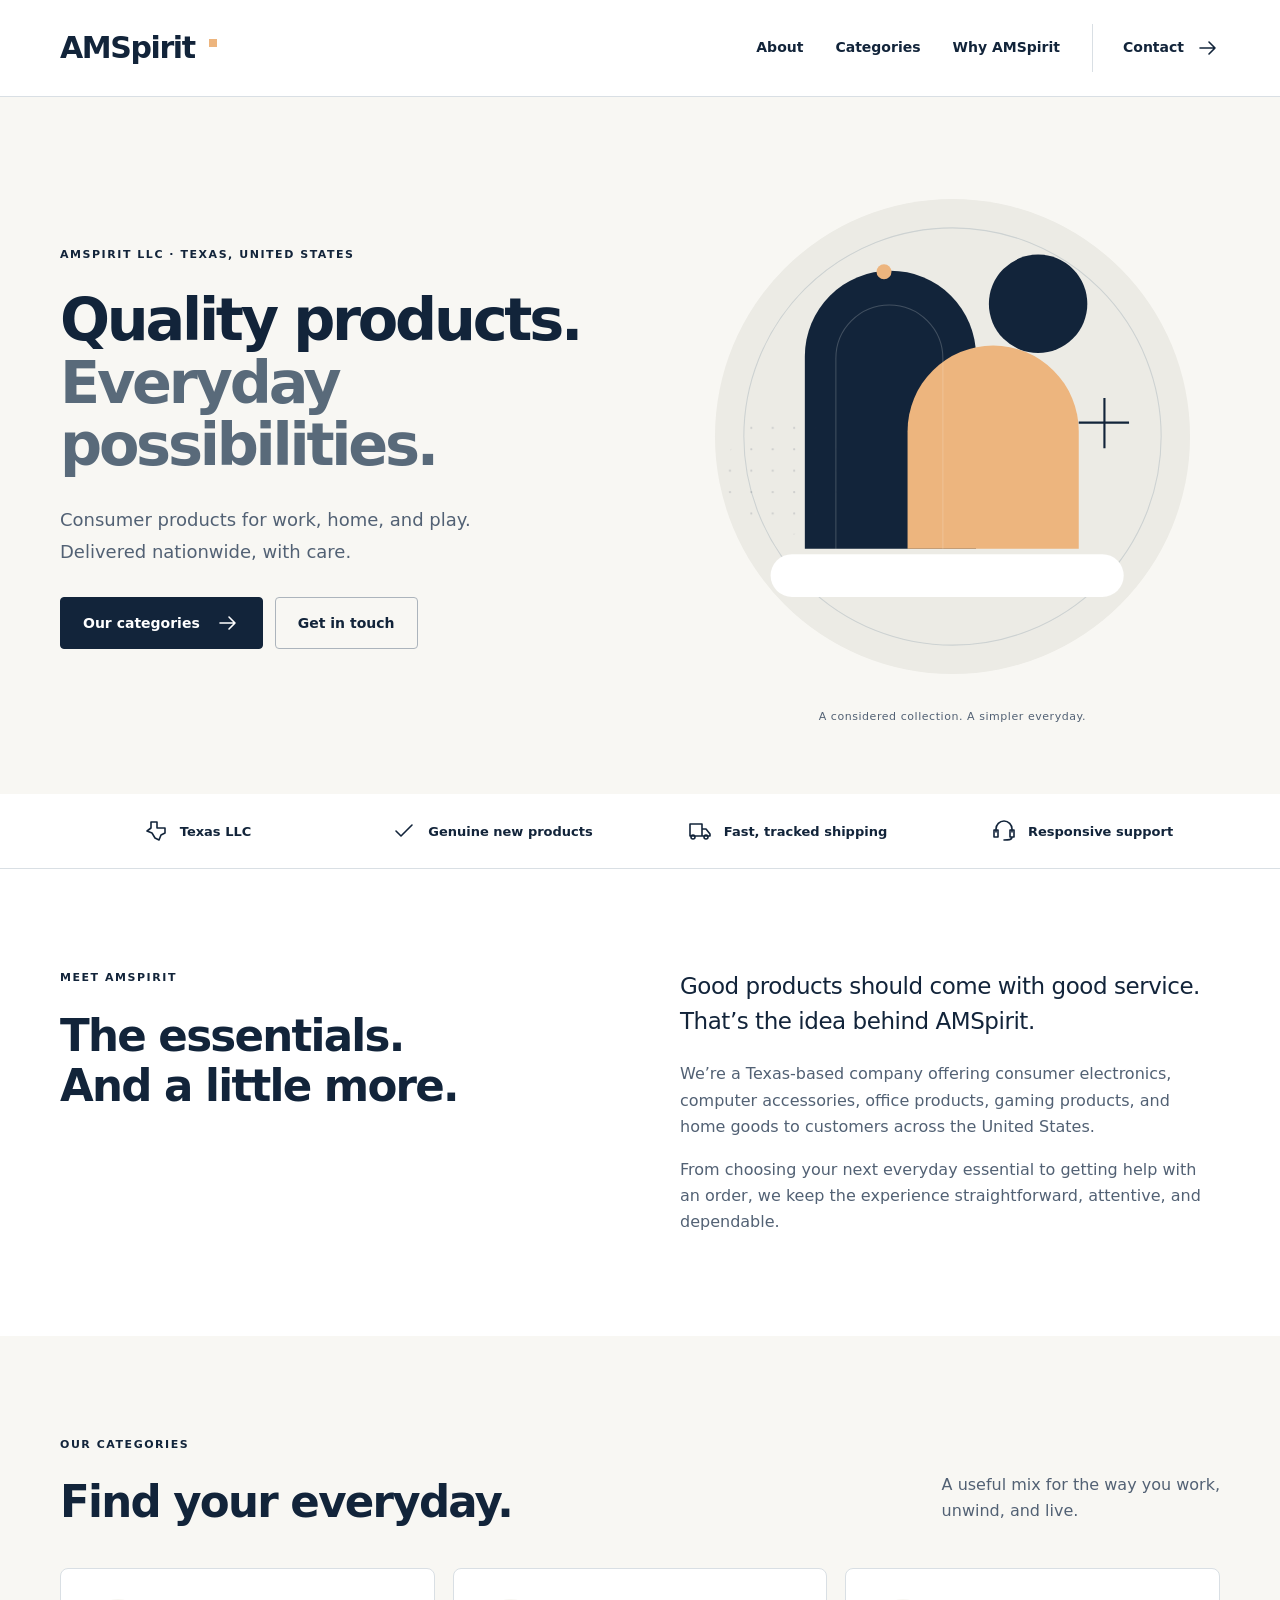
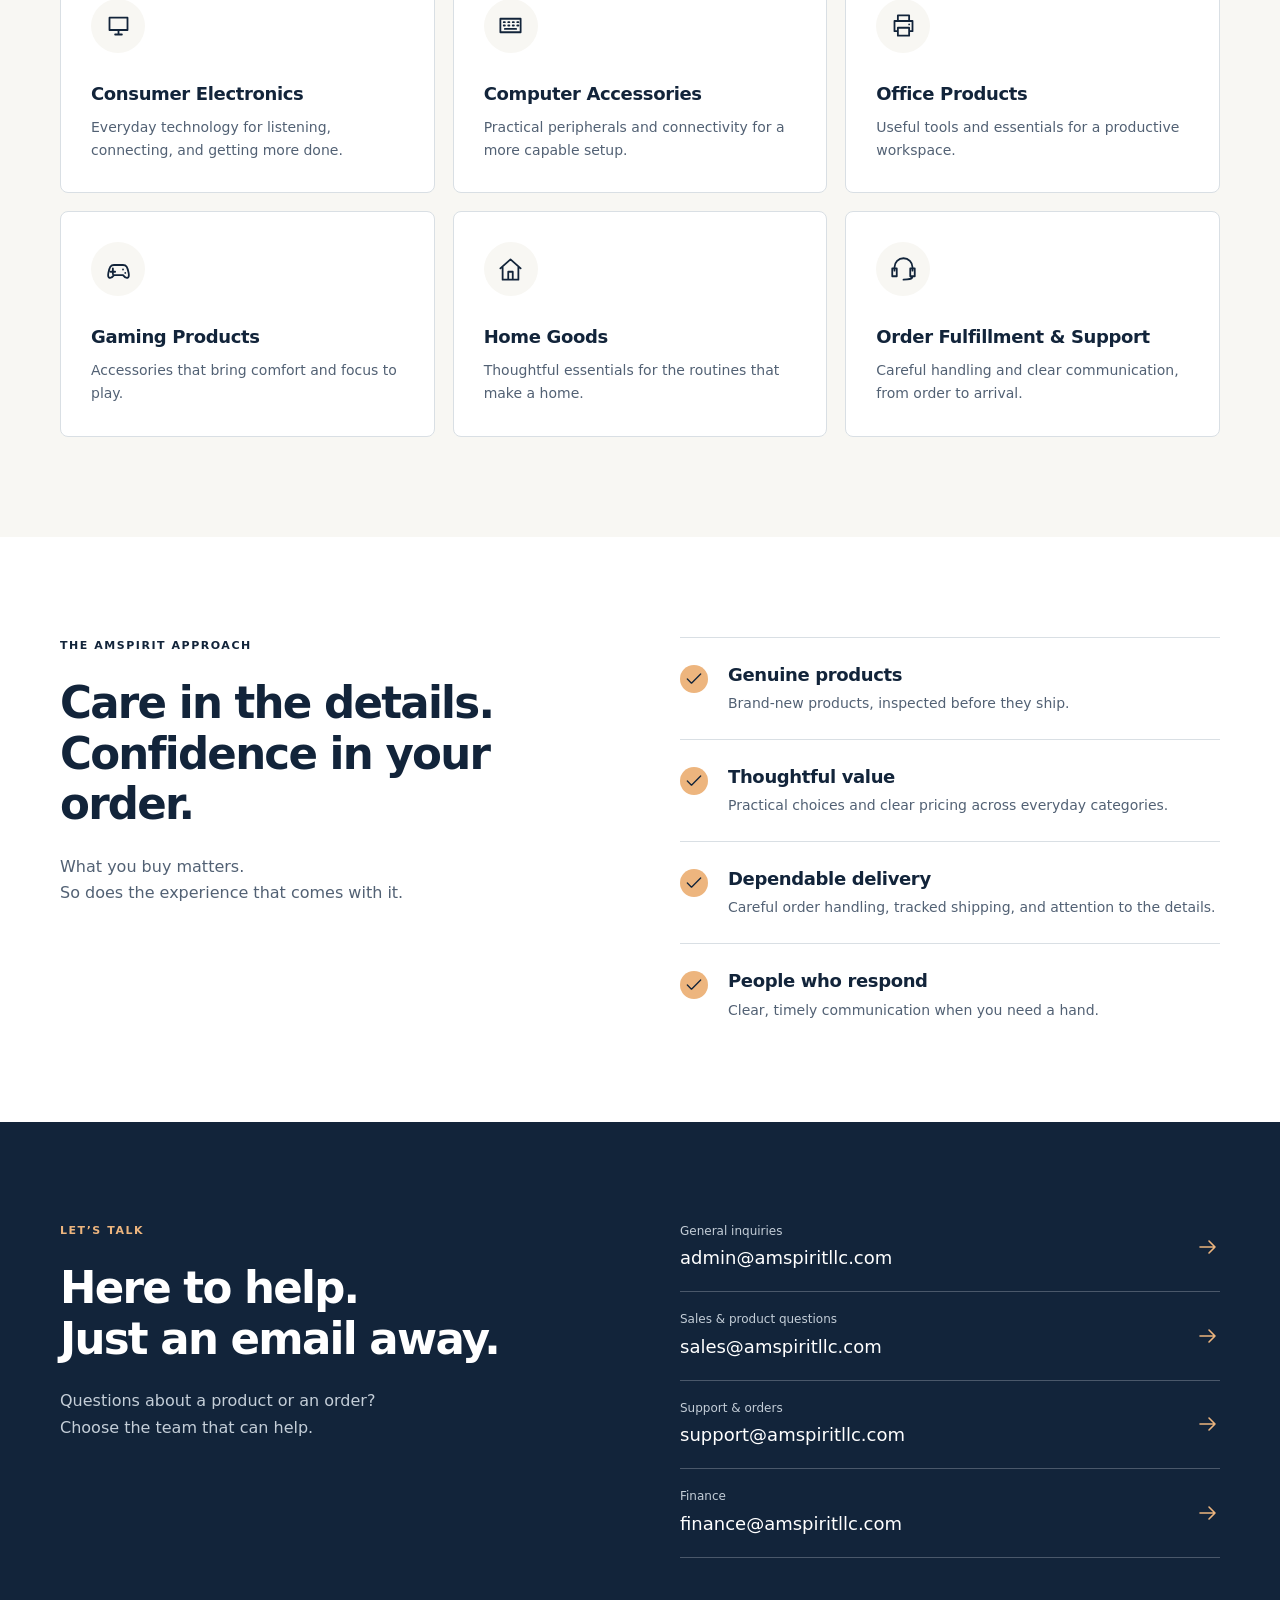
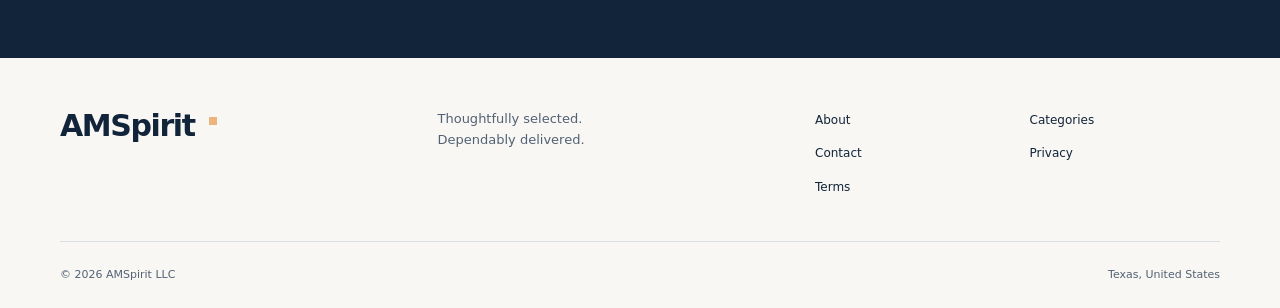
<file: index.html>
<!doctype html>
<html lang="en"><head><meta charset="utf-8"><meta name="viewport" content="width=device-width, initial-scale=1"><title>AMSpirit LLC | Quality products, delivered nationwide</title><meta name="description" content="Consumer electronics, office essentials, gaming accessories and home goods. Genuine new products and dependable service from AMSpirit LLC."><link rel="canonical" href="https://www.amspiritllc.com/"><meta name="theme-color" content="#12243a"><meta property="og:type" content="website"><meta property="og:title" content="AMSpirit LLC | Quality products, delivered nationwide"><meta property="og:description" content="Consumer electronics, office essentials, gaming accessories and home goods. Genuine new products and dependable service from AMSpirit LLC."><meta property="og:url" content="https://www.amspiritllc.com/"><meta property="og:image" content="https://www.amspiritllc.com/assets/social.png"><meta property="og:image:width" content="1200"><meta property="og:image:height" content="630"><meta name="twitter:card" content="summary_large_image"><meta name="twitter:title" content="AMSpirit LLC | Quality products, delivered nationwide"><meta name="twitter:description" content="Consumer electronics, office essentials, gaming accessories and home goods. Genuine new products and dependable service from AMSpirit LLC."><meta name="twitter:image" content="https://www.amspiritllc.com/assets/social.png"><link rel="icon" href="/assets/favicon.svg" type="image/svg+xml"><link rel="icon" href="/assets/favicon-32.png" sizes="32x32"><link rel="apple-touch-icon" href="/assets/apple-touch-icon.png"><link rel="stylesheet" href="/assets/site.css"><script type="application/ld+json">{"@context":"https://schema.org","@type":"Organization","name":"AMSpirit LLC","url":"https://www.amspiritllc.com/","logo":"https://www.amspiritllc.com/assets/wordmark.svg","email":"admin@amspiritllc.com"}</script></head><body><a class="skip" href="#main">Skip to content</a><header class="site-header"><div class="container nav"><a class="brand" href="/" aria-label="AMSpirit home"><img src="/assets/wordmark.svg" width="166" height="36" alt="AMSpirit"></a><nav aria-label="Main navigation"><a href="/#about">About</a><a href="/#categories">Categories</a><a href="/#why-us">Why AMSpirit</a><a class="nav-contact" href="/#contact">Contact <svg class="icon" aria-hidden="true"><use href="/assets/icons.svg#arrow"></use></svg></a></nav></div></header>
<main id="main">
<section class="hero"><div class="container hero-grid"><div class="hero-copy"><p class="eyebrow">AMSpirit LLC · Texas, United States</p><h1>Quality products.<br><span>Everyday possibilities.</span></h1><p class="hero-intro">Consumer products for work, home, and play.<br>Delivered nationwide, with care.</p><div class="actions"><a class="button primary" href="#categories">Our categories <svg class="icon" aria-hidden="true"><use href="/assets/icons.svg#arrow"></use></svg></a><a class="button secondary" href="#contact">Get in touch</a></div></div><div class="hero-visual"><img src="/assets/hero.svg" width="500" height="500" alt="" fetchpriority="high"><span class="visual-caption">A considered collection. A simpler everyday.</span></div></div></section>
<div class="trust"><ul class="container"><li><svg class="icon" aria-hidden="true"><use href="/assets/icons.svg#texas"></use></svg><span>Texas LLC</span></li><li><svg class="icon" aria-hidden="true"><use href="/assets/icons.svg#check"></use></svg><span>Genuine new products</span></li><li><svg class="icon" aria-hidden="true"><use href="/assets/icons.svg#shipping"></use></svg><span>Fast, tracked shipping</span></li><li><svg class="icon" aria-hidden="true"><use href="/assets/icons.svg#support"></use></svg><span>Responsive support</span></li></ul></div>
<section class="section" id="about"><div class="container about-grid"><div><p class="eyebrow">Meet AMSpirit</p><h2>The essentials.<br>And a little more.</h2></div><div class="about-copy"><p class="lead">Good products should come with good service. That’s the idea behind AMSpirit.</p><p>We’re a Texas-based company offering consumer electronics, computer accessories, office products, gaming products, and home goods to customers across the United States.</p><p>From choosing your next everyday essential to getting help with an order, we keep the experience straightforward, attentive, and dependable.</p></div></div></section>
<section class="section categories" id="categories"><div class="container"><div class="section-heading"><div><p class="eyebrow">Our categories</p><h2>Find your everyday.</h2></div><p>A useful mix for the way you work,<br>unwind, and live.</p></div><div class="category-grid"><article class="category-card" data-category="electronics"><div class="category-icon"><svg class="icon" aria-hidden="true"><use href="/assets/icons.svg#electronics"></use></svg></div><h3>Consumer Electronics</h3><p>Everyday technology for listening, connecting, and getting more done.</p></article><article class="category-card" data-category="computer"><div class="category-icon"><svg class="icon" aria-hidden="true"><use href="/assets/icons.svg#computer"></use></svg></div><h3>Computer Accessories</h3><p>Practical peripherals and connectivity for a more capable setup.</p></article><article class="category-card" data-category="office"><div class="category-icon"><svg class="icon" aria-hidden="true"><use href="/assets/icons.svg#office"></use></svg></div><h3>Office Products</h3><p>Useful tools and essentials for a productive workspace.</p></article><article class="category-card" data-category="gaming"><div class="category-icon"><svg class="icon" aria-hidden="true"><use href="/assets/icons.svg#gaming"></use></svg></div><h3>Gaming Products</h3><p>Accessories that bring comfort and focus to play.</p></article><article class="category-card" data-category="home"><div class="category-icon"><svg class="icon" aria-hidden="true"><use href="/assets/icons.svg#home"></use></svg></div><h3>Home Goods</h3><p>Thoughtful essentials for the routines that make a home.</p></article><article class="category-card" data-category="support"><div class="category-icon"><svg class="icon" aria-hidden="true"><use href="/assets/icons.svg#support"></use></svg></div><h3>Order Fulfillment &amp; Support</h3><p>Careful handling and clear communication, from order to arrival.</p></article></div></div></section>
<section class="section" id="why-us"><div class="container why-grid"><div class="why-intro"><p class="eyebrow">The AMSpirit approach</p><h2>Care in the details.<br>Confidence in your order.</h2><p>What you buy matters.<br>So does the experience that comes with it.</p></div><div class="reasons"><article><svg class="icon" aria-hidden="true"><use href="/assets/icons.svg#check"></use></svg><div><h3>Genuine products</h3><p>Brand-new products, inspected before they ship.</p></div></article><article><svg class="icon" aria-hidden="true"><use href="/assets/icons.svg#check"></use></svg><div><h3>Thoughtful value</h3><p>Practical choices and clear pricing across everyday categories.</p></div></article><article><svg class="icon" aria-hidden="true"><use href="/assets/icons.svg#check"></use></svg><div><h3>Dependable delivery</h3><p>Careful order handling, tracked shipping, and attention to the details.</p></div></article><article><svg class="icon" aria-hidden="true"><use href="/assets/icons.svg#check"></use></svg><div><h3>People who respond</h3><p>Clear, timely communication when you need a hand.</p></div></article></div></div></section>
<section class="contact section" id="contact"><div class="container contact-grid"><div><p class="eyebrow">Let’s talk</p><h2>Here to help.<br>Just an email away.</h2><p>Questions about a product or an order?<br>Choose the team that can help.</p></div><div class="contact-links"><a href="mailto:admin@amspiritllc.com"><span><small>General inquiries</small><strong>admin@amspiritllc.com</strong></span><svg class="icon" aria-hidden="true"><use href="/assets/icons.svg#arrow"></use></svg></a><a href="mailto:sales@amspiritllc.com"><span><small>Sales & product questions</small><strong>sales@amspiritllc.com</strong></span><svg class="icon" aria-hidden="true"><use href="/assets/icons.svg#arrow"></use></svg></a><a href="mailto:support@amspiritllc.com"><span><small>Support & orders</small><strong>support@amspiritllc.com</strong></span><svg class="icon" aria-hidden="true"><use href="/assets/icons.svg#arrow"></use></svg></a><a href="mailto:finance@amspiritllc.com"><span><small>Finance</small><strong>finance@amspiritllc.com</strong></span><svg class="icon" aria-hidden="true"><use href="/assets/icons.svg#arrow"></use></svg></a></div></div></section>
</main><footer class="site-footer"><div class="container"><div class="footer-top"><a class="brand" href="/" aria-label="AMSpirit home"><img src="/assets/wordmark.svg" width="166" height="36" alt="AMSpirit"></a><p>Thoughtfully selected.<br>Dependably delivered.</p><nav aria-label="Footer navigation"><a href="/#about">About</a><a href="/#categories">Categories</a><a href="/#contact">Contact</a><a href="/privacy/">Privacy</a><a href="/terms/">Terms</a></nav></div><div class="footer-bottom"><span>© 2026 AMSpirit LLC</span><span>Texas, United States</span></div></div></footer></body></html>
</file>
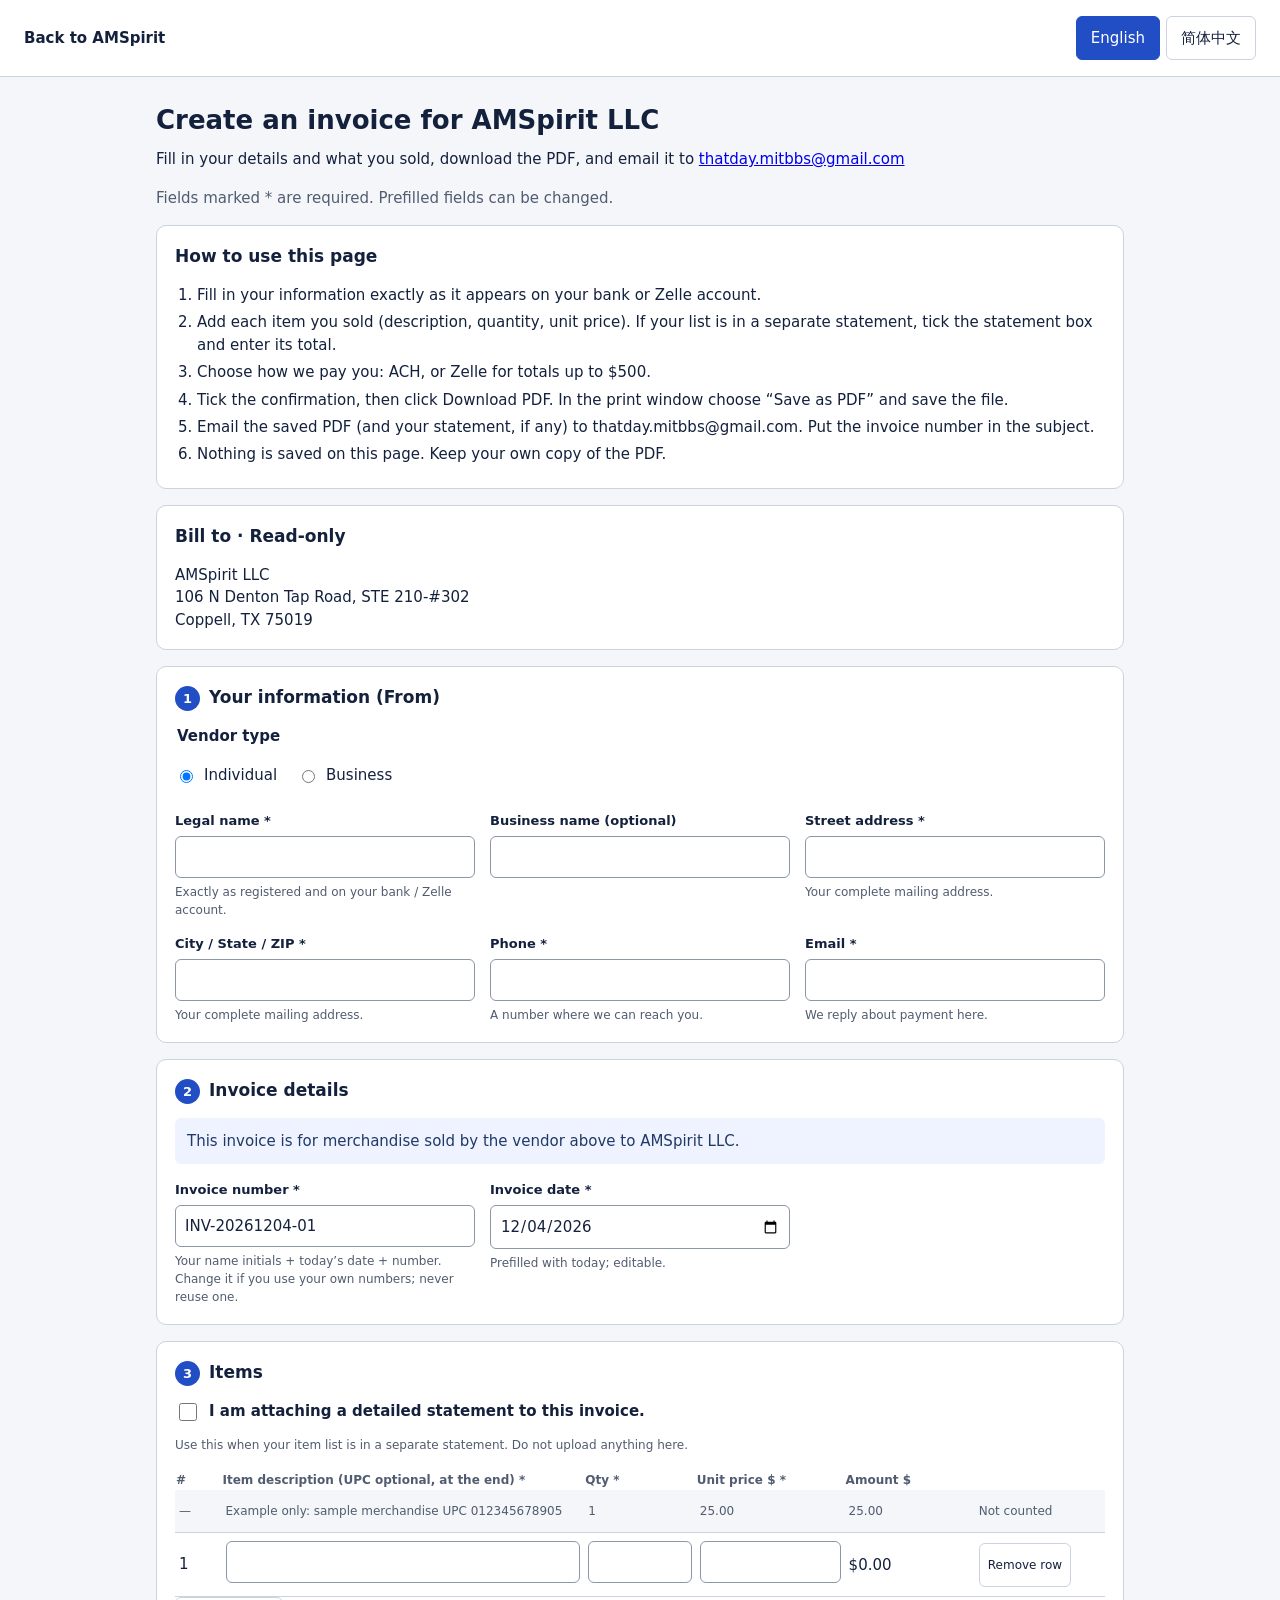
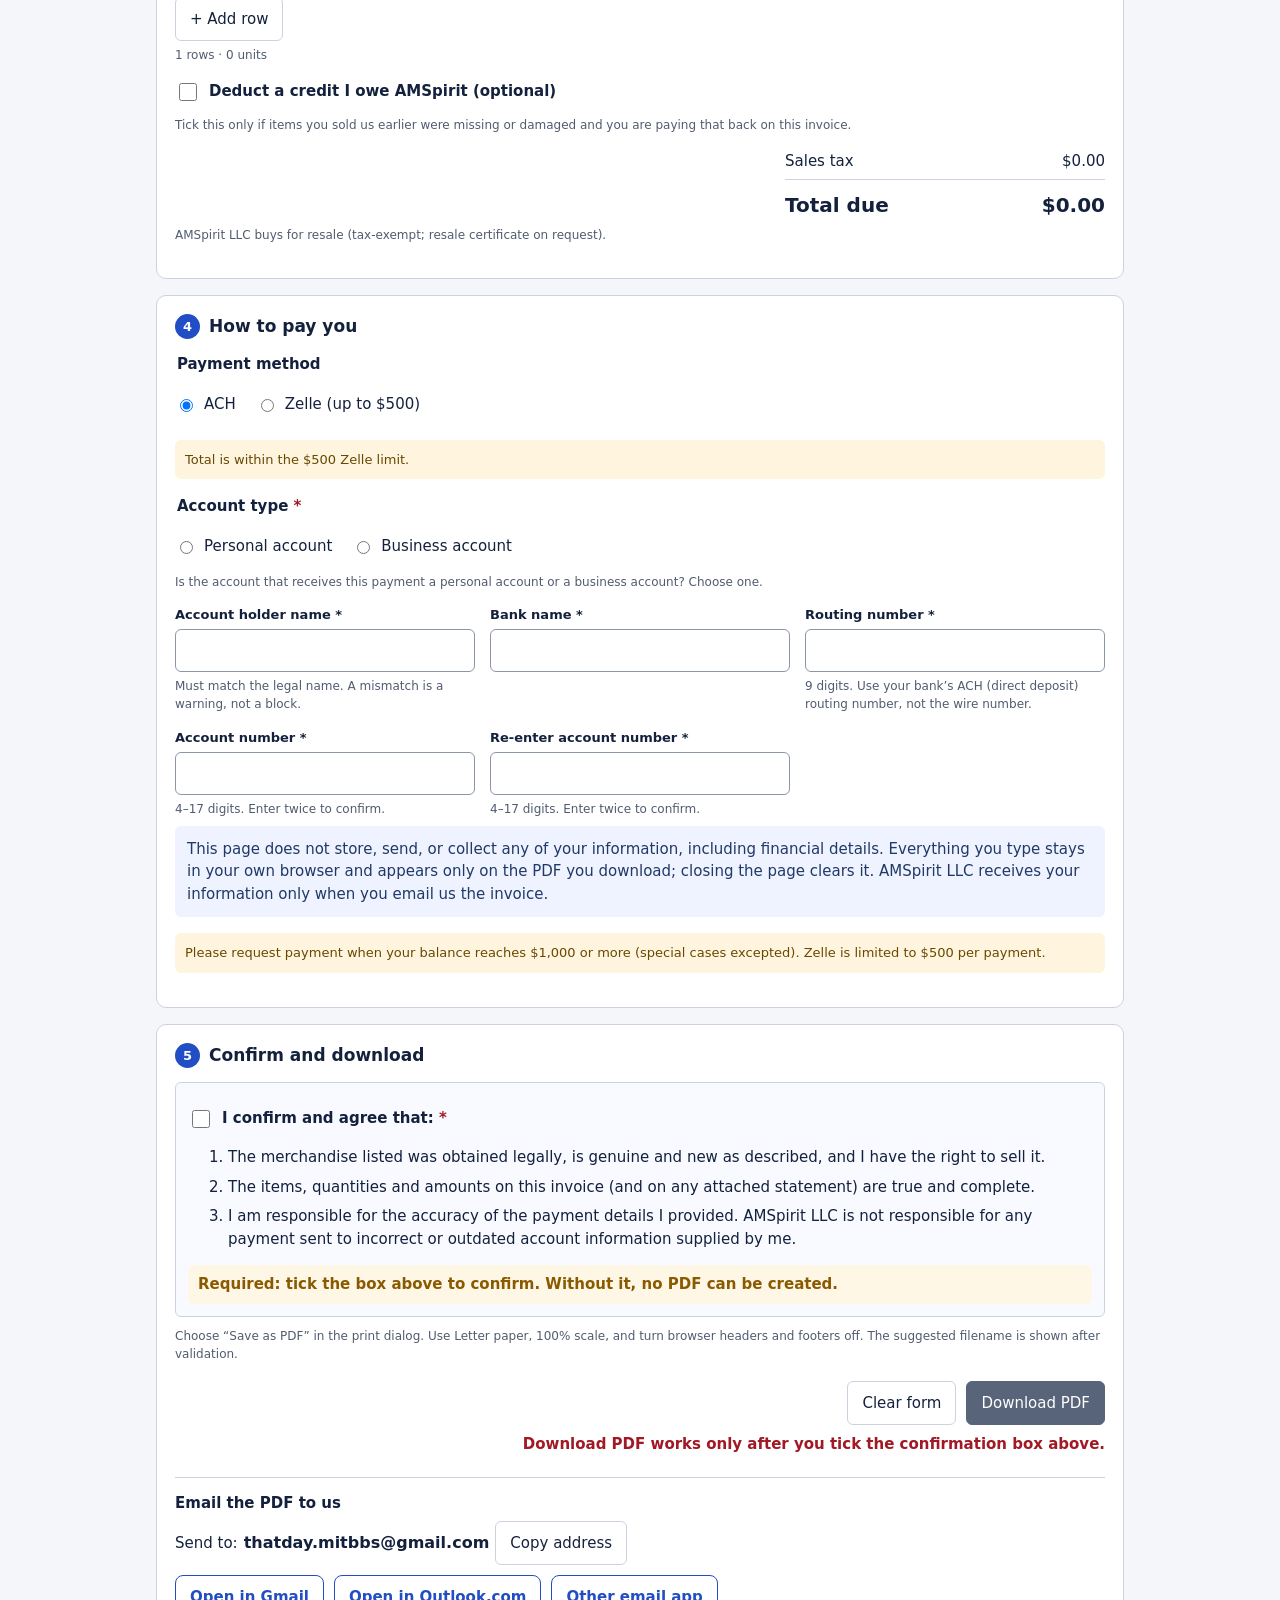
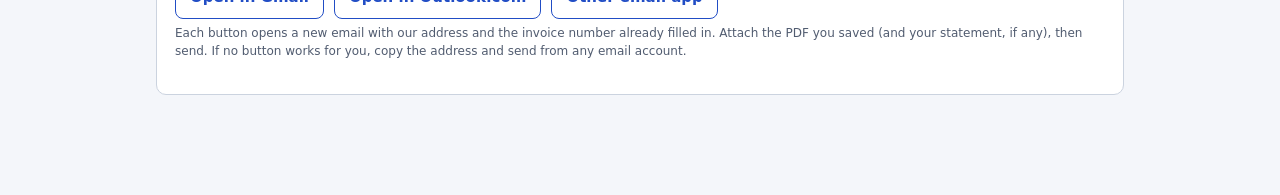
<file: invoice/index.html>
<!doctype html>
<html lang="en"><head><meta charset="utf-8"><meta name="viewport" content="width=device-width, initial-scale=1">
<meta http-equiv="Content-Security-Policy" content="default-src 'self'; connect-src 'none'; form-action 'none'; img-src 'self' data: blob:; object-src 'none'; base-uri 'none'; script-src 'self'; style-src 'self'">
<meta name="referrer" content="no-referrer"><meta name="description" content="Create a vendor invoice locally in your browser. No information is stored or submitted by this page.">
<title>Vendor invoice | AMSpirit LLC</title><link rel="stylesheet" href="./invoice.css"><script type="module" src="./app.mjs"></script></head>
<body><header><a href="/" id="home-link">AMSpirit LLC</a><div class="languages"><button type="button" id="en" data-language="en" lang="en" aria-pressed="true">English</button><button type="button" id="zh" data-language="zh" lang="zh-Hans" aria-pressed="false">简体中文</button></div></header>
<main id="app"></main><noscript>JavaScript is required for local invoice calculations. 此页面需要 JavaScript 才能在本地计算发票。</noscript><div id="printout" aria-hidden="true"></div></body></html>
</file>
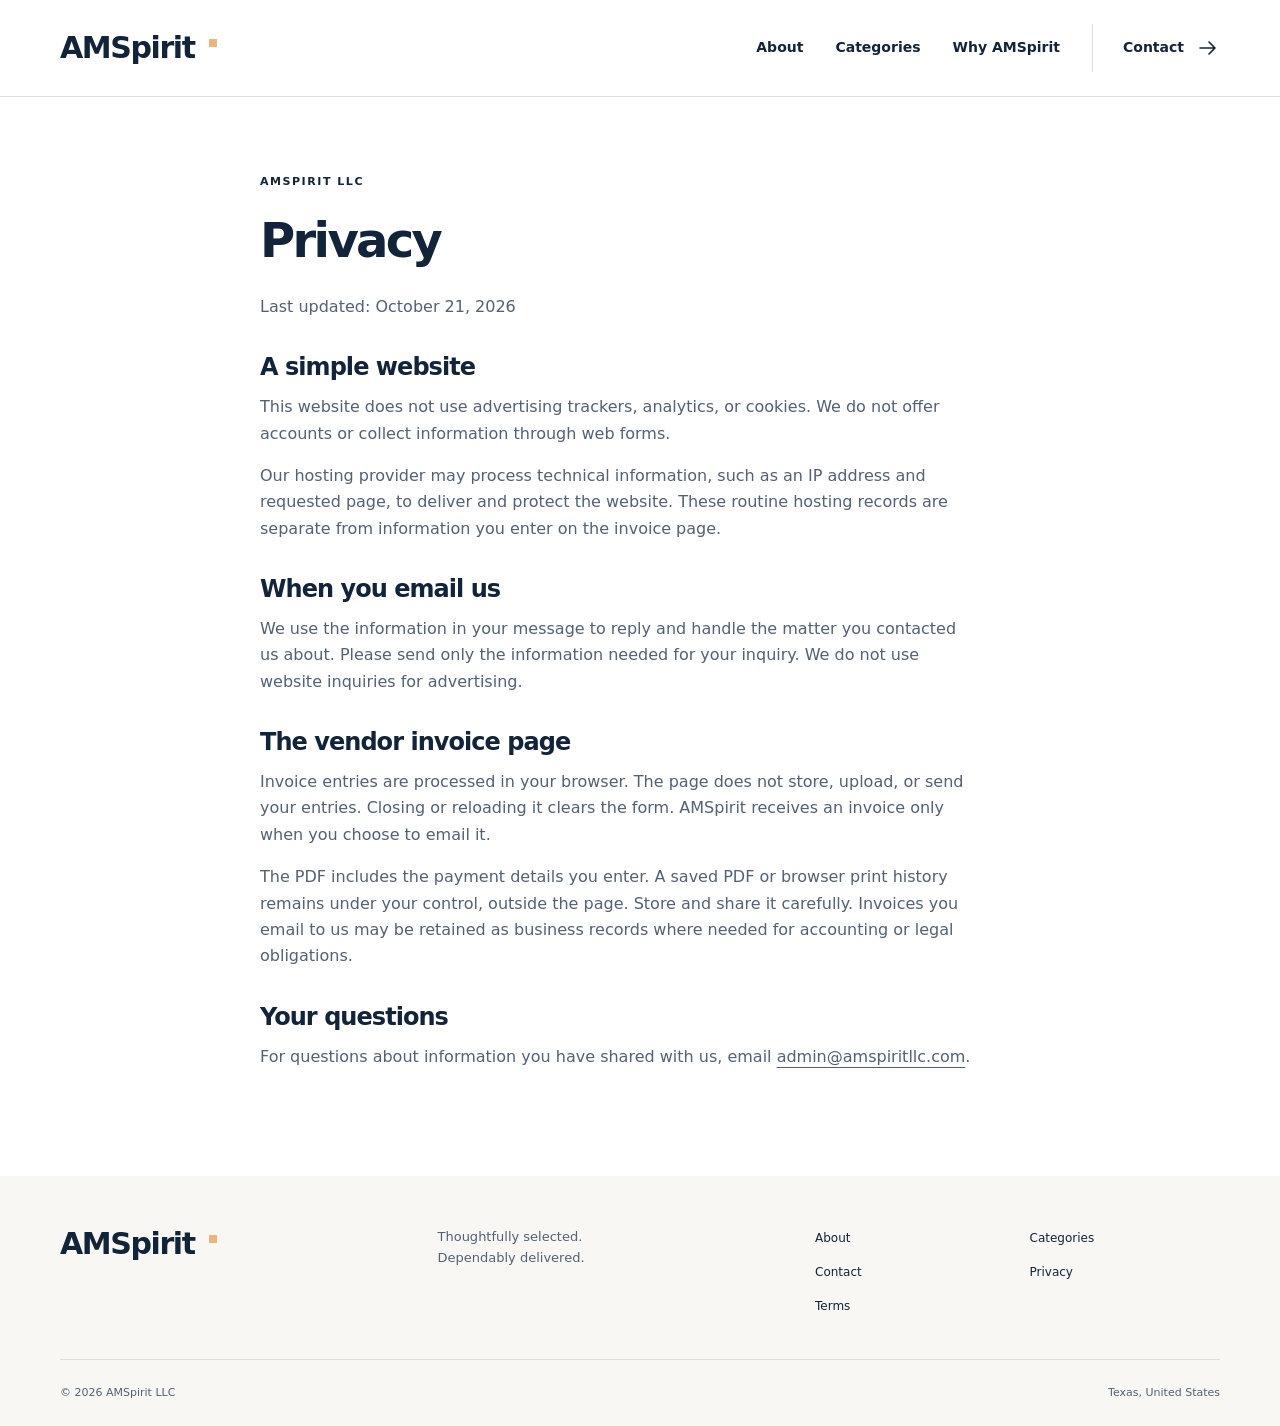
<file: privacy/index.html>
<!doctype html>
<html lang="en"><head><meta charset="utf-8"><meta name="viewport" content="width=device-width, initial-scale=1"><title>Privacy | AMSpirit LLC</title><meta name="description" content="How AMSpirit LLC handles website visits, email inquiries and browser-only invoice details."><link rel="canonical" href="https://www.amspiritllc.com/privacy/"><meta name="theme-color" content="#12243a"><meta property="og:type" content="website"><meta property="og:title" content="Privacy | AMSpirit LLC"><meta property="og:description" content="How AMSpirit LLC handles website visits, email inquiries and browser-only invoice details."><meta property="og:url" content="https://www.amspiritllc.com/privacy/"><meta property="og:image" content="https://www.amspiritllc.com/assets/social.png"><meta property="og:image:width" content="1200"><meta property="og:image:height" content="630"><meta name="twitter:card" content="summary_large_image"><meta name="twitter:title" content="Privacy | AMSpirit LLC"><meta name="twitter:description" content="How AMSpirit LLC handles website visits, email inquiries and browser-only invoice details."><meta name="twitter:image" content="https://www.amspiritllc.com/assets/social.png"><link rel="icon" href="/assets/favicon.svg" type="image/svg+xml"><link rel="icon" href="/assets/favicon-32.png" sizes="32x32"><link rel="apple-touch-icon" href="/assets/apple-touch-icon.png"><link rel="stylesheet" href="/assets/site.css"><script type="application/ld+json">{"@context":"https://schema.org","@type":"Organization","name":"AMSpirit LLC","url":"https://www.amspiritllc.com/","logo":"https://www.amspiritllc.com/assets/wordmark.svg","email":"admin@amspiritllc.com"}</script></head><body><a class="skip" href="#main">Skip to content</a><header class="site-header"><div class="container nav"><a class="brand" href="/" aria-label="AMSpirit home"><img src="/assets/wordmark.svg" width="166" height="36" alt="AMSpirit"></a><nav aria-label="Main navigation"><a href="/#about">About</a><a href="/#categories">Categories</a><a href="/#why-us">Why AMSpirit</a><a class="nav-contact" href="/#contact">Contact <svg class="icon" aria-hidden="true"><use href="/assets/icons.svg#arrow"></use></svg></a></nav></div></header><main id="main" class="document container"><p class="eyebrow">AMSpirit LLC</p><h1>Privacy</h1><p>Last updated: October 21, 2026</p><h2>A simple website</h2><p>This website does not use advertising trackers, analytics, or cookies. We do not offer accounts or collect information through web forms.</p><p>Our hosting provider may process technical information, such as an IP address and requested page, to deliver and protect the website. These routine hosting records are separate from information you enter on the invoice page.</p><h2>When you email us</h2><p>We use the information in your message to reply and handle the matter you contacted us about. Please send only the information needed for your inquiry. We do not use website inquiries for advertising.</p><h2>The vendor invoice page</h2><p>Invoice entries are processed in your browser. The page does not store, upload, or send your entries. Closing or reloading it clears the form. AMSpirit receives an invoice only when you choose to email it.</p><p>The PDF includes the payment details you enter. A saved PDF or browser print history remains under your control, outside the page. Store and share it carefully. Invoices you email to us may be retained as business records where needed for accounting or legal obligations.</p><h2>Your questions</h2><p>For questions about information you have shared with us, email <a href="mailto:admin@amspiritllc.com">admin@amspiritllc.com</a>.</p></main><footer class="site-footer"><div class="container"><div class="footer-top"><a class="brand" href="/" aria-label="AMSpirit home"><img src="/assets/wordmark.svg" width="166" height="36" alt="AMSpirit"></a><p>Thoughtfully selected.<br>Dependably delivered.</p><nav aria-label="Footer navigation"><a href="/#about">About</a><a href="/#categories">Categories</a><a href="/#contact">Contact</a><a href="/privacy/">Privacy</a><a href="/terms/">Terms</a></nav></div><div class="footer-bottom"><span>© 2026 AMSpirit LLC</span><span>Texas, United States</span></div></div></footer></body></html>
</file>
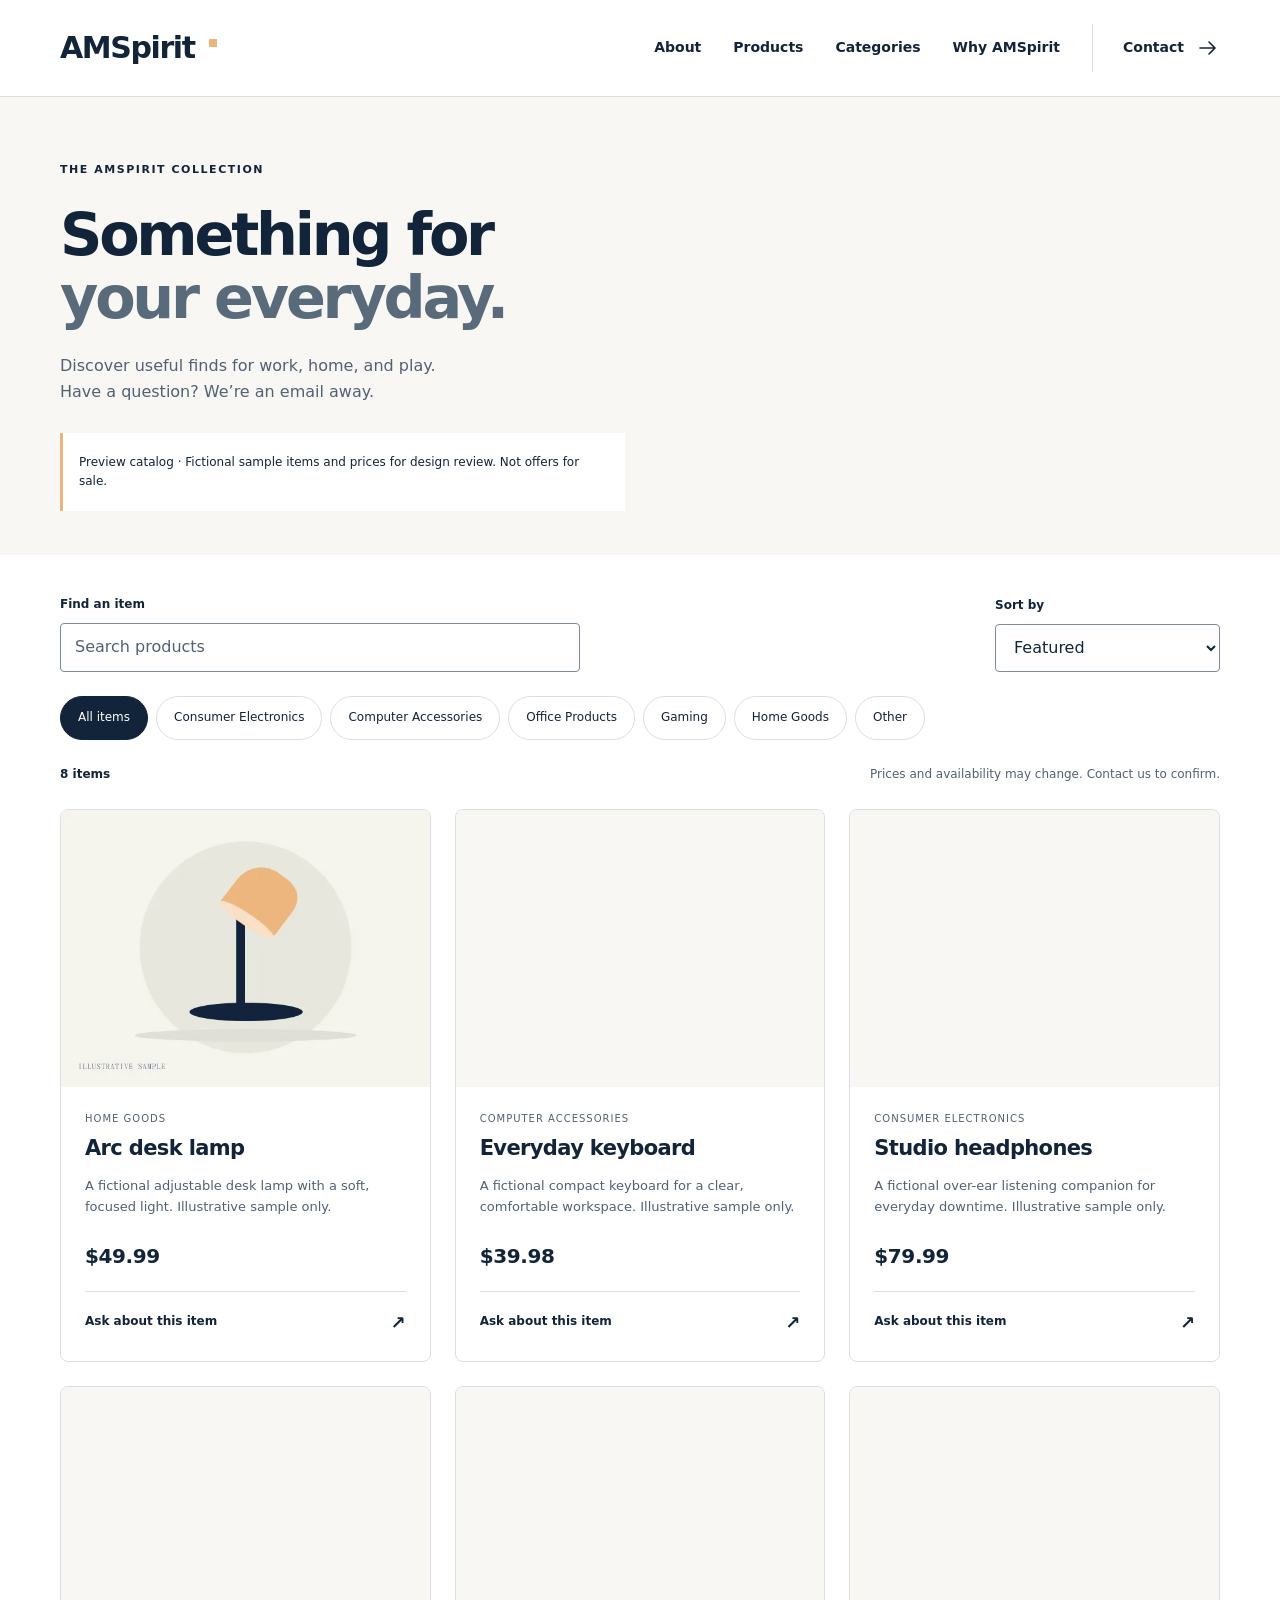
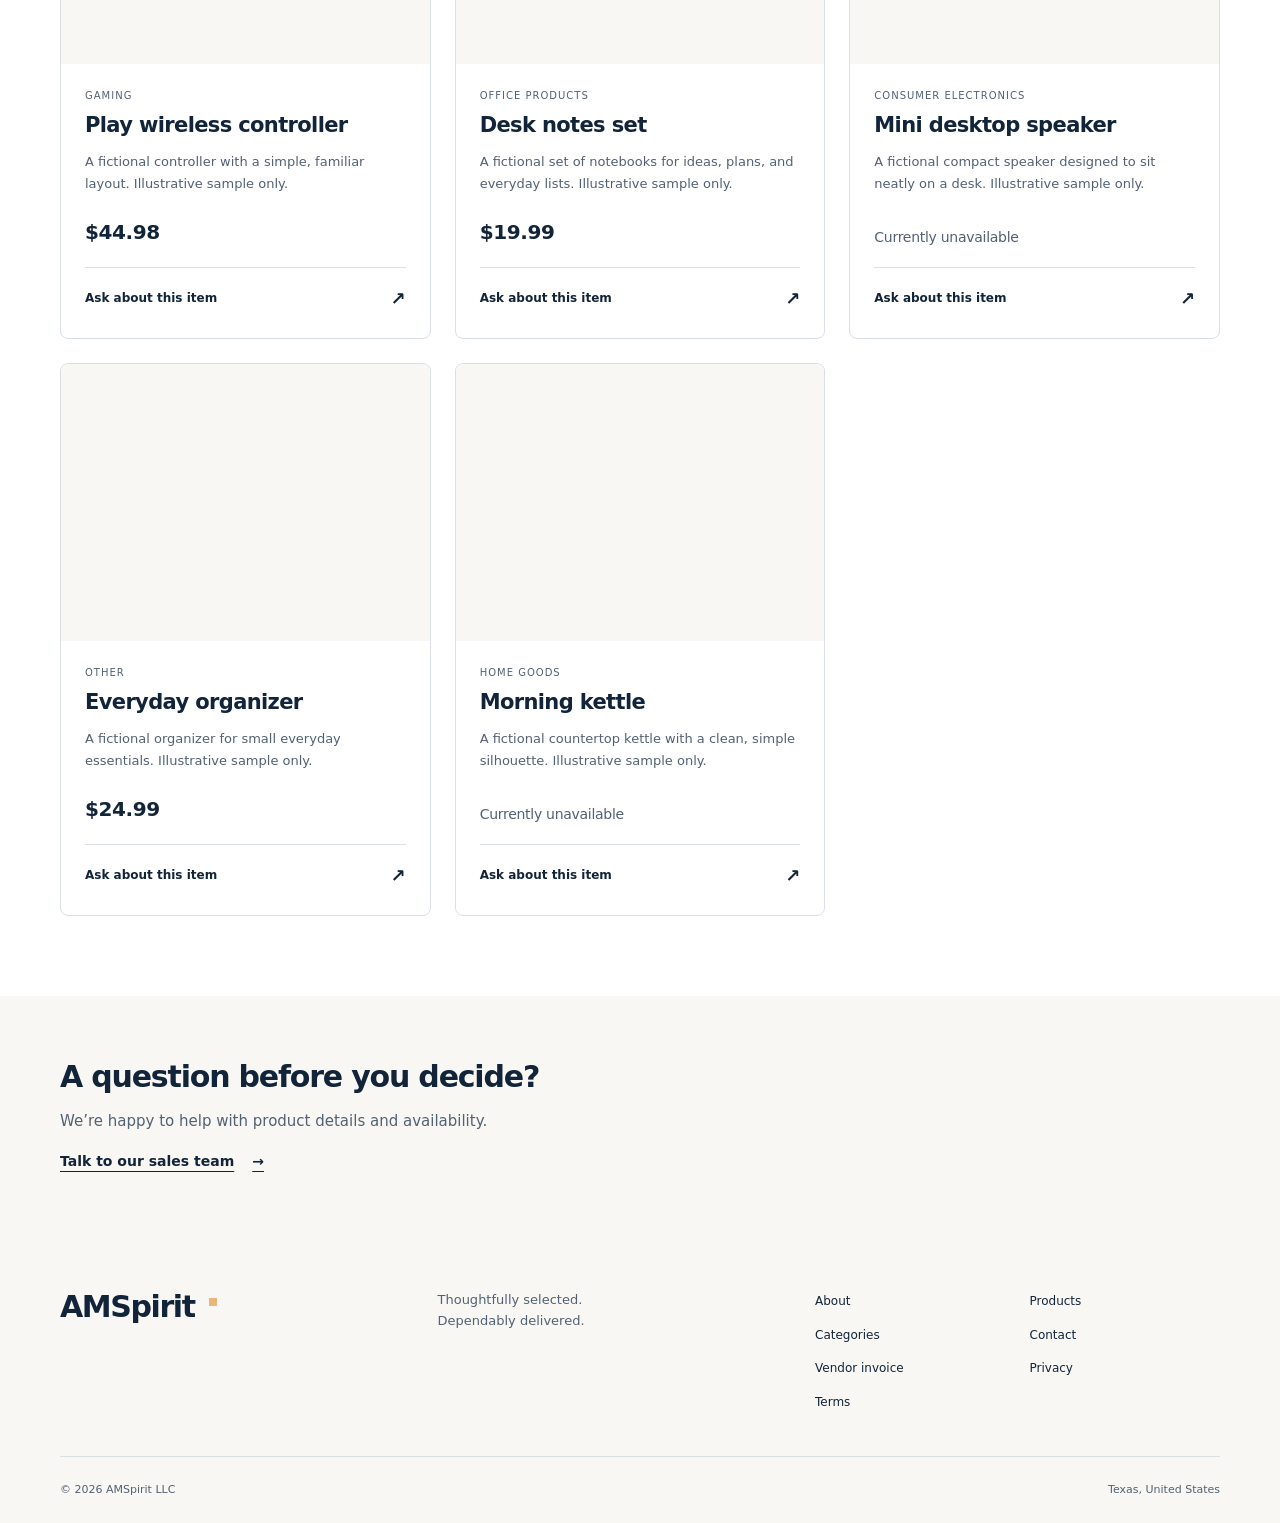
<file: products/index.html>
<!doctype html>
<html lang="en"><head><meta charset="utf-8"><meta name="viewport" content="width=device-width, initial-scale=1"><title>Products | AMSpirit LLC</title><meta name="description" content="Explore consumer products for work, home and play. Ask our team about an item by email."><link rel="canonical" href="https://www.amspiritllc.com/products/"><meta name="theme-color" content="#12243a"><meta property="og:type" content="website"><meta property="og:title" content="Products | AMSpirit LLC"><meta property="og:description" content="Explore consumer products for work, home and play. Ask our team about an item by email."><meta property="og:url" content="https://www.amspiritllc.com/products/"><meta property="og:image" content="https://www.amspiritllc.com/assets/social.png"><meta property="og:image:width" content="1200"><meta property="og:image:height" content="630"><meta name="twitter:card" content="summary_large_image"><meta name="twitter:title" content="Products | AMSpirit LLC"><meta name="twitter:description" content="Explore consumer products for work, home and play. Ask our team about an item by email."><meta name="twitter:image" content="https://www.amspiritllc.com/assets/social.png"><link rel="icon" href="/assets/favicon.svg" type="image/svg+xml"><link rel="icon" href="/assets/favicon-32.png" sizes="32x32"><link rel="apple-touch-icon" href="/assets/apple-touch-icon.png"><link rel="stylesheet" href="/assets/site.css"><script type="application/ld+json">{"@context":"https://schema.org","@type":"Organization","name":"AMSpirit LLC","url":"https://www.amspiritllc.com/","logo":"https://www.amspiritllc.com/assets/wordmark.svg","email":"admin@amspiritllc.com"}</script><meta http-equiv="Content-Security-Policy" content="default-src 'self'; connect-src 'self'; img-src 'self'; script-src 'self'; style-src 'self'; object-src 'none'; base-uri 'none'; form-action 'none'"><link rel="stylesheet" href="/products/products.css"><script type="module" src="/products/catalog.mjs"></script></head><body><a class="skip" href="#main">Skip to content</a><header class="site-header"><div class="container nav"><a class="brand" href="/" aria-label="AMSpirit home"><img src="/assets/wordmark.svg" width="166" height="36" alt="AMSpirit"></a><nav aria-label="Main navigation"><a href="/#about">About</a><a href="/products/">Products</a><a href="/#categories">Categories</a><a href="/#why-us">Why AMSpirit</a><a class="nav-contact" href="/#contact">Contact <svg class="icon" aria-hidden="true"><use href="/assets/icons.svg#arrow"></use></svg></a></nav></div></header><main id="main"><section class="catalog-heading"><div class="container"><p class="eyebrow">The AMSpirit collection</p><h1>Something for<br><span>your everyday.</span></h1><p>Discover useful finds for work, home, and play.<br>Have a question? We’re an email away.</p><p class="sample-notice" id="sample-notice">Loading catalog details…</p></div></section><section class="catalog container" aria-label="Product catalog"><div class="catalog-tools"><div class="search-field"><label for="search">Find an item</label><input id="search" type="search" placeholder="Search products" maxlength="120" autocomplete="off"></div><div class="sort-field"><label for="sort">Sort by</label><select id="sort"><option value="featured">Featured</option><option value="low">Price: low to high</option><option value="high">Price: high to low</option></select></div></div><div id="filters" class="filters" role="group" aria-label="Filter by category"><button type="button" data-category="all" aria-pressed="true">All items</button><button type="button" data-category="consumer-electronics" aria-pressed="false">Consumer Electronics</button><button type="button" data-category="computer-accessories" aria-pressed="false">Computer Accessories</button><button type="button" data-category="office-products" aria-pressed="false">Office Products</button><button type="button" data-category="gaming" aria-pressed="false">Gaming</button><button type="button" data-category="home-goods" aria-pressed="false">Home Goods</button><button type="button" data-category="other" aria-pressed="false">Other</button></div><div class="catalog-meta"><p id="result-count" role="status" aria-live="polite">Loading collection…</p><p>Prices and availability may change. Contact us to confirm.</p></div><div id="catalog-grid" class="product-grid" aria-busy="true"></div><div id="empty" class="empty-state" hidden><h2>No items found.</h2><p>Try another search or category.</p><button type="button" id="reset" class="button primary">Clear filters</button></div><p id="catalog-error" class="empty-state" role="alert" hidden>The collection is unavailable right now. Please <a href="mailto:sales@amspiritllc.com">email our sales team</a>.</p><noscript><p>JavaScript is needed to browse this local catalog. You can also <a href="mailto:sales@amspiritllc.com">ask our sales team</a> about a product.</p></noscript></section><aside class="catalog-help"><div class="container"><h2>A question before you decide?</h2><p>We’re happy to help with product details and availability.</p><a class="text-link" href="mailto:sales@amspiritllc.com">Talk to our sales team <span aria-hidden="true">→</span></a></div></aside></main><footer class="site-footer"><div class="container"><div class="footer-top"><a class="brand" href="/" aria-label="AMSpirit home"><img src="/assets/wordmark.svg" width="166" height="36" alt="AMSpirit"></a><p>Thoughtfully selected.<br>Dependably delivered.</p><nav aria-label="Footer navigation"><a href="/#about">About</a><a href="/products/">Products</a><a href="/#categories">Categories</a><a href="/#contact">Contact</a><a href="/invoice/">Vendor invoice</a><a href="/privacy/">Privacy</a><a href="/terms/">Terms</a></nav></div><div class="footer-bottom"><span>© 2026 AMSpirit LLC</span><span>Texas, United States</span></div></div></footer></body></html>
</file>
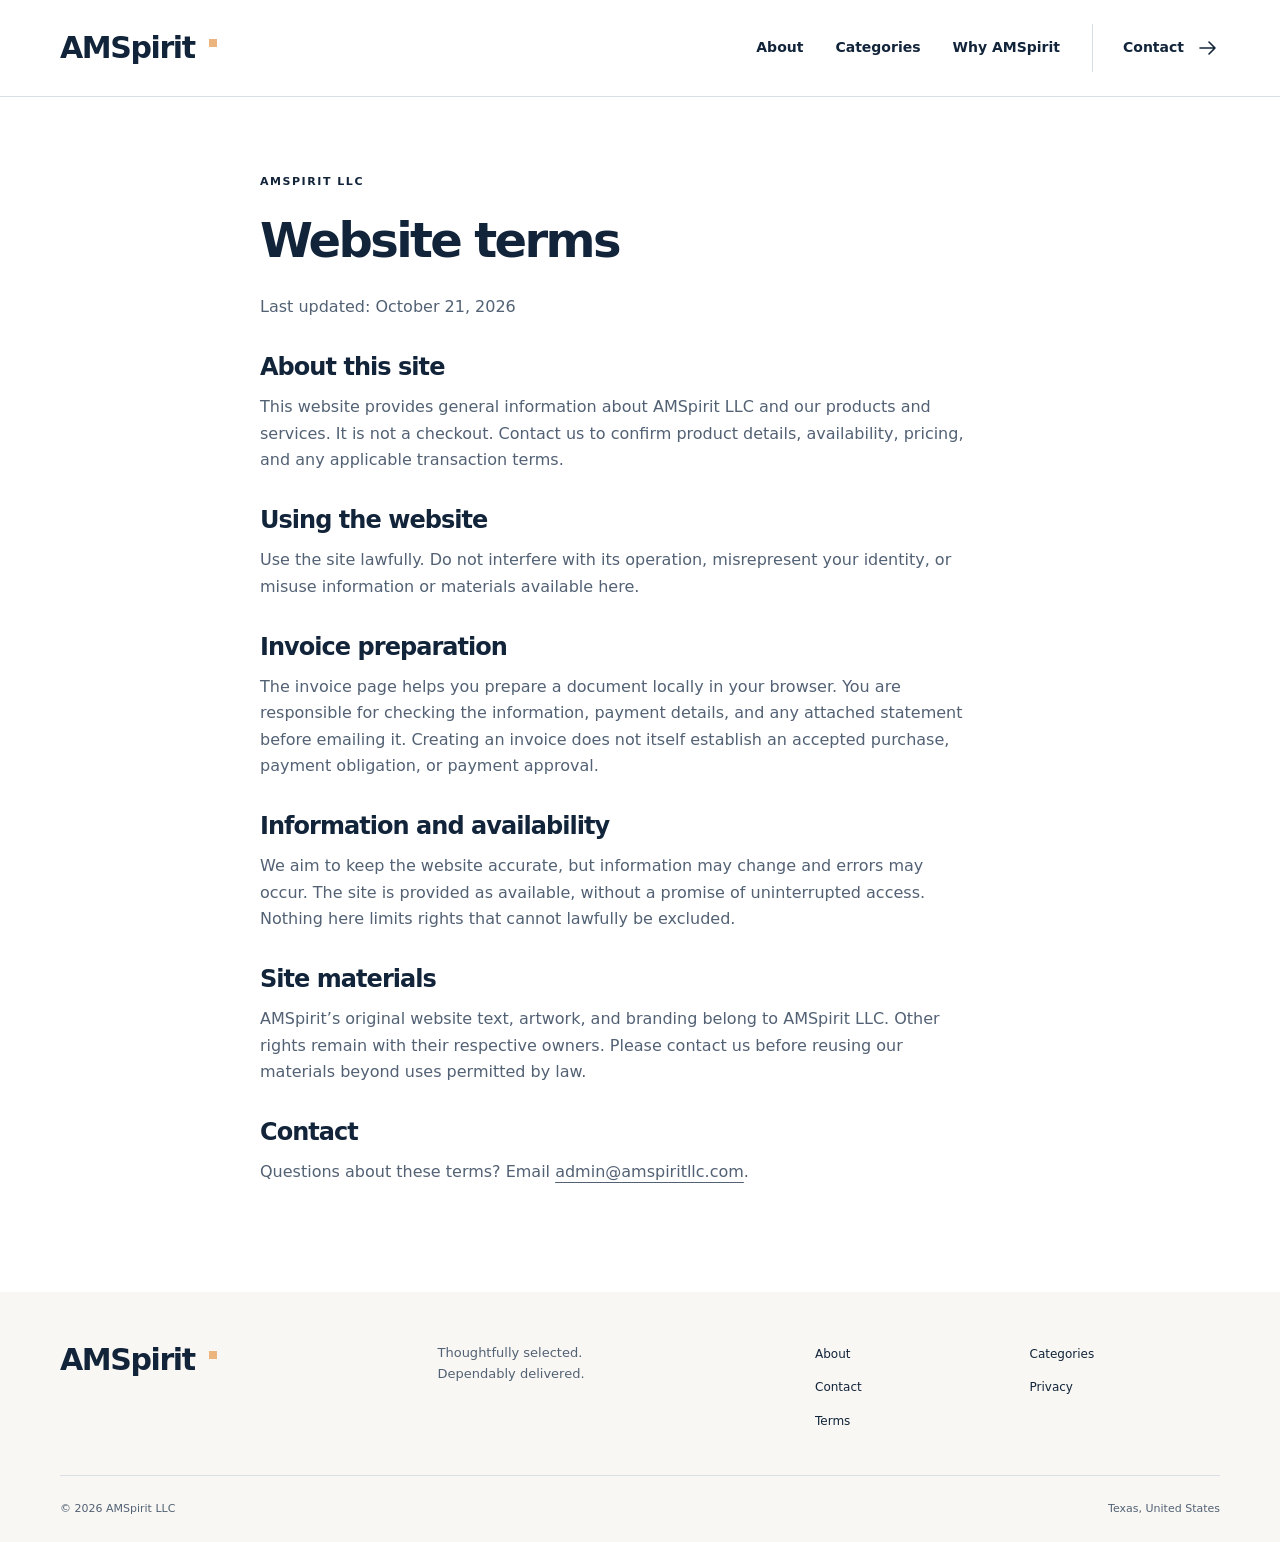
<file: terms/index.html>
<!doctype html>
<html lang="en"><head><meta charset="utf-8"><meta name="viewport" content="width=device-width, initial-scale=1"><title>Website terms | AMSpirit LLC</title><meta name="description" content="Basic terms for using the AMSpirit LLC website and its local invoice tool."><link rel="canonical" href="https://www.amspiritllc.com/terms/"><meta name="theme-color" content="#12243a"><meta property="og:type" content="website"><meta property="og:title" content="Website terms | AMSpirit LLC"><meta property="og:description" content="Basic terms for using the AMSpirit LLC website and its local invoice tool."><meta property="og:url" content="https://www.amspiritllc.com/terms/"><meta property="og:image" content="https://www.amspiritllc.com/assets/social.png"><meta property="og:image:width" content="1200"><meta property="og:image:height" content="630"><meta name="twitter:card" content="summary_large_image"><meta name="twitter:title" content="Website terms | AMSpirit LLC"><meta name="twitter:description" content="Basic terms for using the AMSpirit LLC website and its local invoice tool."><meta name="twitter:image" content="https://www.amspiritllc.com/assets/social.png"><link rel="icon" href="/assets/favicon.svg" type="image/svg+xml"><link rel="icon" href="/assets/favicon-32.png" sizes="32x32"><link rel="apple-touch-icon" href="/assets/apple-touch-icon.png"><link rel="stylesheet" href="/assets/site.css"><script type="application/ld+json">{"@context":"https://schema.org","@type":"Organization","name":"AMSpirit LLC","url":"https://www.amspiritllc.com/","logo":"https://www.amspiritllc.com/assets/wordmark.svg","email":"admin@amspiritllc.com"}</script></head><body><a class="skip" href="#main">Skip to content</a><header class="site-header"><div class="container nav"><a class="brand" href="/" aria-label="AMSpirit home"><img src="/assets/wordmark.svg" width="166" height="36" alt="AMSpirit"></a><nav aria-label="Main navigation"><a href="/#about">About</a><a href="/#categories">Categories</a><a href="/#why-us">Why AMSpirit</a><a class="nav-contact" href="/#contact">Contact <svg class="icon" aria-hidden="true"><use href="/assets/icons.svg#arrow"></use></svg></a></nav></div></header><main id="main" class="document container"><p class="eyebrow">AMSpirit LLC</p><h1>Website terms</h1><p>Last updated: October 21, 2026</p><h2>About this site</h2><p>This website provides general information about AMSpirit LLC and our products and services. It is not a checkout. Contact us to confirm product details, availability, pricing, and any applicable transaction terms.</p><h2>Using the website</h2><p>Use the site lawfully. Do not interfere with its operation, misrepresent your identity, or misuse information or materials available here.</p><h2>Invoice preparation</h2><p>The invoice page helps you prepare a document locally in your browser. You are responsible for checking the information, payment details, and any attached statement before emailing it. Creating an invoice does not itself establish an accepted purchase, payment obligation, or payment approval.</p><h2>Information and availability</h2><p>We aim to keep the website accurate, but information may change and errors may occur. The site is provided as available, without a promise of uninterrupted access. Nothing here limits rights that cannot lawfully be excluded.</p><h2>Site materials</h2><p>AMSpirit’s original website text, artwork, and branding belong to AMSpirit LLC. Other rights remain with their respective owners. Please contact us before reusing our materials beyond uses permitted by law.</p><h2>Contact</h2><p>Questions about these terms? Email <a href="mailto:admin@amspiritllc.com">admin@amspiritllc.com</a>.</p></main><footer class="site-footer"><div class="container"><div class="footer-top"><a class="brand" href="/" aria-label="AMSpirit home"><img src="/assets/wordmark.svg" width="166" height="36" alt="AMSpirit"></a><p>Thoughtfully selected.<br>Dependably delivered.</p><nav aria-label="Footer navigation"><a href="/#about">About</a><a href="/#categories">Categories</a><a href="/#contact">Contact</a><a href="/privacy/">Privacy</a><a href="/terms/">Terms</a></nav></div><div class="footer-bottom"><span>© 2026 AMSpirit LLC</span><span>Texas, United States</span></div></div></footer></body></html>
</file>
<file: assets/site.css>
:root{--navy:#12243a;--accent:#edb57e;--ink:#12243a;--muted:#526174;--paper:#f8f7f3;--line:#d9dfe4;--white:#fff;--radius:8px}
*{box-sizing:border-box}html{scroll-behavior:smooth;scroll-padding-top:24px}body{margin:0;color:var(--ink);font:16px/1.65 system-ui,-apple-system,"Segoe UI",sans-serif;background:var(--white)}a{color:inherit;text-underline-offset:5px}img{display:block;max-width:100%;height:auto}button,input,select{font:inherit}:focus-visible{outline:3px solid #aa5706;outline-offset:5px}.container{width:min(1160px,calc(100% - 64px));margin:auto}.skip{position:fixed;left:12px;top:-100px;z-index:10;padding:12px 20px;background:var(--navy);color:white}.skip:focus{top:8px}.site-header{border-bottom:1px solid var(--line);background:var(--white)}.nav{display:flex;align-items:center;justify-content:space-between;gap:30px;min-height:96px}.brand{display:inline-block;flex-shrink:0}.brand img{width:166px;height:36px}.nav nav{display:flex;gap:32px;align-items:center}.nav nav a{text-decoration:none;font-size:14px;font-weight:600;padding:12px 0}.nav nav a:hover{text-decoration:underline}.nav .nav-contact{border-left:1px solid var(--line);padding-left:30px;display:flex;gap:12px;align-items:center}.icon{width:24px;height:24px;flex-shrink:0;vertical-align:middle}
.hero{background:var(--paper);padding:72px 0 68px;overflow:hidden}.hero-grid{display:grid;grid-template-columns:1.1fr 1fr;gap:36px;align-items:center}.eyebrow{text-transform:uppercase;letter-spacing:.14em;font-size:11px;font-weight:750;margin:0 0 24px;line-height:1.6}h1,h2,h3,p{margin-top:0}h1{font-size:clamp(42px,4.6vw,64px);line-height:1.07;font-weight:650;letter-spacing:-.055em;margin-bottom:28px}h1 span{color:#596a7a}.hero-intro{font-size:18px;line-height:1.75;margin-bottom:30px;color:var(--muted)}.actions{display:flex;gap:12px;flex-wrap:wrap}.button{display:inline-flex;align-items:center;justify-content:center;gap:16px;min-height:52px;padding:12px 22px;border-radius:4px;text-decoration:none;font-weight:650;font-size:14px}.primary{background:var(--navy);color:var(--white);border:1px solid var(--navy)}.secondary{background:transparent;border:1px solid #acb4bc}.button:hover{box-shadow:0 0 0 2px var(--accent)}.hero-visual{position:relative}.hero-visual img{width:100%}.visual-caption{display:block;text-align:center;font-size:11px;letter-spacing:.05em;margin-top:4px;color:var(--muted)}.trust{border-bottom:1px solid var(--line);padding:25px 0}.trust ul{display:grid;grid-template-columns:repeat(4,1fr);list-style:none;padding:0;gap:20px}.trust li{display:flex;align-items:center;justify-content:center;gap:12px;font-size:13px;font-weight:650}
.section{padding:100px 0}h2{font-size:clamp(30px,3.4vw,44px);font-weight:600;line-height:1.16;letter-spacing:-.04em;margin-bottom:24px}h3{font-size:18px;letter-spacing:-.02em;line-height:1.4;font-weight:650;margin-bottom:10px}p{max-width:70ch}.about-grid{display:grid;grid-template-columns:1fr 1fr;gap:80px}.about-copy{color:var(--muted);max-width:600px}.about-copy .lead{font-size:23px;line-height:1.5;color:var(--navy);letter-spacing:-.02em}.about-copy p:last-child{margin-bottom:0}.categories{background:var(--paper)}.section-heading{display:flex;justify-content:space-between;gap:28px;align-items:end;margin-bottom:40px}.section-heading h2{margin-bottom:0}.section-heading>p{color:var(--muted);margin:0 0 3px}.category-grid{display:grid;grid-template-columns:repeat(3,1fr);gap:18px}.category-card{padding:30px;background:var(--white);border:1px solid var(--line);border-radius:var(--radius);min-width:0;display:flex;flex-direction:column}.category-card p{font-size:14px;color:var(--muted);margin-bottom:0}.category-icon{display:flex;align-items:center;justify-content:center;background:var(--paper);width:54px;height:54px;border-radius:50%;margin-bottom:28px}.category-icon .icon{width:27px;height:27px}.why-grid{display:grid;grid-template-columns:1fr 1fr;gap:80px}.why-intro>p:last-child{color:var(--muted)}.reasons article{display:flex;gap:20px;padding:24px 0;border-top:1px solid var(--line)}.reasons article:last-child{padding-bottom:0}.reasons article>.icon{margin-top:3px;background:var(--accent);border-radius:50%;padding:4px;width:28px;height:28px}.reasons h3{margin-bottom:5px}.reasons p{font-size:14px;color:var(--muted);margin-bottom:0}
.contact{background:var(--navy);color:white}.contact-grid{display:grid;grid-template-columns:1fr 1fr;gap:80px}.contact .eyebrow{color:var(--accent)}.contact p{color:#c4ced8}.contact-links a{display:flex;align-items:center;justify-content:space-between;gap:10px;padding:18px 0;border-bottom:1px solid #4a586a;text-decoration:none}.contact-links a:first-child{padding-top:0}.contact-links a:hover strong{text-decoration:underline}.contact-links small{display:block;color:#c4ced8;font-size:12px;margin-bottom:2px}.contact-links strong{font-size:18px;font-weight:500;overflow-wrap:anywhere}.contact-links .icon{color:var(--accent)}.vendor{background:var(--accent);padding:28px 0}.vendor>.container{display:flex;align-items:center;justify-content:space-between;gap:20px}.vendor p{margin:0;font-size:14px}.vendor strong{font-weight:600}.text-link{display:inline-flex;align-items:center;gap:18px;font-weight:650;font-size:14px}.site-footer{padding:50px 0 24px;background:var(--paper)}.footer-top{display:grid;grid-template-columns:1fr 1fr 1.2fr;gap:40px;padding-bottom:40px}.footer-top p{font-size:13px;color:var(--muted);margin:0}.footer-top nav{display:grid;grid-template-columns:1fr 1fr;gap:8px 24px}.footer-top nav a{font-size:12px;text-decoration:none;padding:3px 0}.footer-top nav a:hover{text-decoration:underline}.footer-bottom{border-top:1px solid var(--line);padding-top:24px;display:flex;justify-content:space-between;font-size:11px;color:var(--muted)}.document{max-width:760px;padding:76px 0 90px}.document h1{font-size:48px}.document h2{font-size:24px;margin:34px 0 12px}.document p,.document li{color:var(--muted)}.document ul{padding-left:22px}.document .eyebrow{color:var(--ink)}.not-found{padding:110px 0 140px}.not-found h1{max-width:650px}.not-found p{color:var(--muted)}
@media(max-width:950px){.container{width:calc(100% - 48px)}.nav nav{gap:18px}.hero{padding:58px 0}.hero-grid{gap:20px}.hero-intro{font-size:16px}.section{padding:72px 0}.about-grid,.why-grid,.contact-grid{gap:40px}.category-card{padding:24px}.footer-top{gap:24px}.trust li{font-size:12px;gap:8px}.trust .icon{width:20px}}
@media(max-width:700px){.container{width:calc(100% - 40px)}.nav{padding:18px 0;flex-wrap:wrap;gap:12px;min-height:0}.brand img{width:148px;height:32px}.nav nav{width:100%;gap:0;justify-content:space-between}.nav nav a{font-size:12px;padding:8px 0}.nav .nav-contact{border:0;padding-left:0;gap:7px}.nav .nav-contact .icon{width:18px}.hero{padding:44px 0 32px}.hero-grid,.about-grid,.why-grid,.contact-grid{grid-template-columns:1fr}.hero-grid{gap:30px}.hero-copy .eyebrow{font-size:10px;letter-spacing:.1em}h1{font-size:43px}.hero-visual{max-width:400px;margin:auto}.hero-intro{font-size:16px}.hero .button{padding:11px 18px;min-height:48px}.trust{padding:22px 0}.trust ul{grid-template-columns:1fr 1fr;gap:18px 8px}.trust li{justify-content:start;font-size:11px}.section{padding:60px 0}.eyebrow{margin-bottom:18px}.about-grid{gap:16px}.about-copy .lead{font-size:21px}.category-grid{grid-template-columns:1fr 1fr;gap:12px}.category-card{padding:20px 16px}.category-card h3{font-size:16px}.category-card p{font-size:13px}.category-icon{margin-bottom:20px}.section-heading{display:block;margin-bottom:30px}.section-heading>p{margin-top:18px}.why-grid{gap:18px}.contact-grid{gap:25px}.contact-links strong{font-size:17px}.vendor>.container{align-items:start;flex-direction:column;gap:12px}.vendor p strong{display:block}.footer-top{grid-template-columns:1fr 1fr;gap:24px}.footer-top nav{grid-column:1/-1}.footer-bottom{gap:14px;font-size:10px}.document{padding-top:50px}.document h1{font-size:38px}.document h2{font-size:23px}.not-found{padding:70px 0}}
@media(max-width:380px){.category-grid{grid-template-columns:1fr}.category-card{padding:26px}.hero .actions{gap:10px}.button{font-size:13px}.hero .button{padding:10px 14px}h1{font-size:39px}}
@media(prefers-reduced-motion:reduce){html{scroll-behavior:auto}*,*::before,*::after{transition:none!important;animation:none!important}}
</file>
<file: invoice/invoice.css>
:root{--ink:#14213d;--muted:#515c70;--line:#cbd3df;--bg:#f4f6fa;--blue:#214dc5;--error:#a01924}*{box-sizing:border-box}body{margin:0;background:var(--bg);color:var(--ink);font:15px/1.5 system-ui,-apple-system,"Segoe UI",sans-serif}header{padding:16px 24px;display:flex;justify-content:space-between;gap:16px;align-items:center;background:white;border-bottom:1px solid var(--line)}header a{color:var(--ink);font-weight:750;text-decoration:none}.languages{display:flex;gap:6px}button,input,select{font:inherit}button{cursor:pointer;background:white;color:var(--ink);border:1px solid var(--line);border-radius:6px;padding:9px 14px;min-height:44px}button[aria-pressed=true],.primary{background:var(--blue);color:white;border-color:var(--blue)}button:disabled{cursor:not-allowed;opacity:.6}.primary[aria-disabled=true]{background:#586479;border-color:#586479}:focus-visible{outline:3px solid #ae6400;outline-offset:3px}main{max-width:1000px;margin:24px auto;padding:0 16px 60px}h1{font-size:26px;margin:0 0 8px}h2{font-size:17px;margin:0 0 14px;display:flex;align-items:center;gap:9px}.step{width:25px;height:25px;border-radius:50%;background:var(--blue);color:white;text-align:center;line-height:25px;font-size:13px}p{margin:8px 0 16px}.sub,.help{color:var(--muted)}.help{display:block;font-size:12px;margin-top:5px}.card{background:white;border:1px solid var(--line);border-radius:10px;padding:18px;margin-bottom:16px}.grid{display:grid;grid-template-columns:repeat(3,minmax(0,1fr));gap:15px}.field label{display:block;font-size:13px;font-weight:650}.field input,.field select{display:block;width:100%;min-width:0;border:1px solid #8b96a8;border-radius:6px;padding:9px;background:white;color:var(--ink);margin-top:5px}input[aria-invalid=true]{border:2px solid var(--error)}.req,.error{color:var(--error)}.error:empty{display:none}.error{font-size:12px;display:block}.claim,.privacy{background:#eef3ff;color:#203967;border-radius:6px;padding:12px}.note{background:#fff5df;color:#694800;padding:10px;border-radius:6px;font-size:13px}.check{display:flex;gap:9px;align-items:flex-start;margin:12px 0}.check input{width:18px;height:18px;flex-shrink:0;margin-top:3px}.check label{font-weight:600}fieldset{border:0;padding:0;margin:0 0 14px}legend{font-weight:650;margin-bottom:6px}.choices{display:flex;gap:20px;flex-wrap:wrap}.choices label{display:flex;align-items:center;gap:8px;min-height:44px}.totals{margin:14px 0 0 auto;max-width:320px}.totals p{display:flex;justify-content:space-between;margin:6px 0}.total{font-size:20px;font-weight:750;border-top:1px solid var(--line);padding-top:10px}.actions{display:flex;justify-content:flex-end;gap:10px;flex-wrap:wrap;margin-top:18px}.summary{margin:10px 0;color:var(--error)}.summary a{color:inherit}.items-table{width:100%;border-collapse:collapse;table-layout:fixed}.items-table th{text-align:left;font-size:12px;color:var(--muted)}.items-table td{border-bottom:1px solid var(--line);padding:8px 4px;vertical-align:top}.items-table th:nth-child(1){width:5%}.items-table th:nth-child(2){width:39%}.items-table th:nth-child(3){width:12%}.items-table th:nth-child(4){width:16%}.items-table th:nth-child(5){width:14%}.items-table th:nth-child(6){width:14%}.example{font-size:12px;color:var(--muted);background:#f4f6fa}.example td{padding:12px 4px}.items-table .field label{position:absolute;width:1px;height:1px;overflow:hidden;clip-path:inset(50%)}.items-table button{padding:8px;font-size:12px}.money{overflow-wrap:anywhere}.bill{white-space:pre-line}.cert{background:#f8faff;border:1px solid var(--line);border-radius:6px;padding:12px}.cert li{margin-bottom:7px}[hidden]{display:none!important}@media(max-width:650px){header{padding:12px}.grid{grid-template-columns:1fr}.card{padding:14px}main{padding:0 10px 40px}.items-table thead{display:none}.items-table,.items-table tbody,.items-table tr,.items-table td{display:block;width:100%!important}.items-table tr:not(.example){border:1px solid var(--line);border-radius:6px;padding:8px;margin:12px 0}.items-table td{border:0}.items-table .field label{position:static;width:auto;height:auto;clip-path:none}.example td:not(:nth-child(2)){display:none}.items-table .money::before{content:attr(data-label);margin-right:12px}h1{font-size:23px}}

.items-table .item-upc label{position:static;width:auto;height:auto;clip-path:none;font-size:11px;color:var(--muted);margin-top:5px}
#printout{--print-accent:#1f3b73;--print-mute:#5d6778;--print-line:#d6dbe3;position:absolute;left:-10000px;top:0;width:7.2in;visibility:hidden;color:#1b2333;font:10pt/1.45 "Segoe UI",system-ui,"Microsoft YaHei",sans-serif}
.print-page{width:7.2in;height:9.85in;position:relative;background:white;break-after:page}.print-page:last-child{break-after:auto}.print-body{display:flow-root}.print-heading{display:flex;justify-content:space-between;align-items:flex-start;gap:24px;border-bottom:3px solid var(--print-accent);padding-bottom:18px;margin-bottom:20px}.print-issuer{flex:1;min-width:0;overflow-wrap:anywhere;color:var(--print-mute)}.print-vendor{font-size:17pt;font-weight:700;letter-spacing:.2px;color:#1b2333}.print-document{width:2.65in;min-width:0;text-align:right;overflow-wrap:anywhere}.print-document h1{font-size:24pt;letter-spacing:4px;color:var(--print-accent);margin:0;font-weight:700}.print-meta{margin:8px 0 0 auto;border-collapse:collapse;font-size:10pt}.print-meta td{padding:2px 0 2px 14px;vertical-align:top}.print-meta td:first-child{color:var(--print-mute);white-space:nowrap}.print-meta td:last-child{font-weight:600}.print-columns{display:grid;grid-template-columns:minmax(0,1fr) minmax(0,1fr);gap:28px;margin-bottom:22px}.print-party{overflow-wrap:anywhere}.print-party h2,.print-remit h2{display:block;font-size:8.5pt;text-transform:uppercase;letter-spacing:1px;color:var(--print-mute);margin:0 0 5px}.print-party div:first-of-type{font-weight:600}.print-table{width:100%;border-collapse:collapse;table-layout:fixed;font-size:10pt}.print-table th{background:var(--print-accent);color:white;font-weight:600;font-size:9pt;text-transform:uppercase;letter-spacing:.5px;text-align:left;padding:7px 9px}.print-table td{padding:8px 9px;border-bottom:1px solid var(--print-line);vertical-align:top;overflow-wrap:anywhere}.print-table tbody tr:nth-child(even){background:#f3f5f8}.print-table th:first-child{width:6%}.print-table th:nth-child(3){width:10%}.print-table th:nth-child(4),.print-table th:nth-child(5){width:16%}.print-table :is(th,td):nth-child(3){text-align:center}.print-table :is(th,td):nth-child(n+4){text-align:right;font-variant-numeric:tabular-nums}.print-table thead{display:table-header-group}.print-upc{display:block;color:var(--print-mute);font-size:8.5pt}.print-below{display:grid;grid-template-columns:minmax(0,1fr) 2.6in;gap:28px;margin-top:16px;align-items:start}.print-note{font-size:9pt;color:var(--print-mute)}.print-note p{margin:0 0 5px}.print-totals{width:100%;border:1px solid var(--print-line);border-collapse:collapse;font-size:10pt}.print-totals td{padding:5px 9px}.print-totals td:last-child{text-align:right;font-variant-numeric:tabular-nums}.print-due td{background:var(--print-accent);color:white;font-weight:700;font-size:12pt;padding:9px}.print-remit{margin-top:22px;border:1px solid var(--print-line);border-left:4px solid var(--print-accent);padding:12px 14px;display:grid;grid-template-columns:minmax(0,1fr) minmax(0,1fr);gap:4px 28px;font-size:10pt;overflow-wrap:anywhere}.print-remit h2{grid-column:1/-1}.print-remit span{color:var(--print-mute)}.print-terms{margin:22px 0 0;font-size:8.5pt;color:var(--print-mute);line-height:1.4;overflow-wrap:anywhere}.print-footer{position:absolute;bottom:0;left:0;right:0;border-top:1px solid var(--print-line);padding-top:6px;font-size:8pt;color:var(--print-mute);display:flex;justify-content:space-between;gap:16px}.print-footer span{overflow-wrap:anywhere;max-width:55%}.print-footer span:last-child{text-align:right;max-width:43%}.print-name-warning{grid-column:1/-1;border-left:3px solid #694800;padding:6px 8px;margin:8px 0 0;font-weight:600;color:#493200;background:#fff5df}.print-deduct{color:#1b2333;font-weight:600}.print-less td{color:#8a1c1c}.deduct{margin-top:16px}.print-statement{padding:12px 14px;border:1px solid var(--print-line);background:#f3f5f8;margin-bottom:16px}
@page{size:Letter;margin:.6in .65in .5in}@media print{body{background:white}body>header,main,noscript{display:none!important}#printout{position:static;visibility:visible;width:7.2in}.print-page{box-shadow:none}*{-webkit-print-color-adjust:exact;print-color-adjust:exact}}
.howto ol{margin:8px 0 0;padding-left:22px;line-height:1.55}.howto li{margin:4px 0}a.button{display:inline-block;padding:9px 14px;border:1px solid var(--blue);border-radius:8px;color:var(--blue);text-decoration:none;font-weight:600}a.button:hover{background:var(--blue);color:white}
.cert-note{margin:10px 0 0;padding:8px 10px;border-radius:6px;background:#fff7e6;color:#8a5a00;font-weight:600}.cert-note.missing{background:#fdecec;color:var(--error)}.cert.missing{border-color:var(--error);box-shadow:0 0 0 2px #fdecec}.req{color:var(--error)}.download-hint{text-align:right;margin:8px 0 0;color:var(--error);font-weight:600}
.email-box{margin-top:22px;border-top:1px solid var(--line);padding-top:14px}.email-box h3{font-size:15px;margin:0 0 6px}.email-to{display:flex;flex-wrap:wrap;align-items:center;gap:6px;margin:6px 0}.email-to strong{font-size:16px;overflow-wrap:anywhere}.email-box .actions{justify-content:flex-start;margin-top:10px}.email-box a.button{min-height:44px;line-height:24px}
.items-table tbody td{vertical-align:middle}.items-table .field input{margin-top:0}.items-table tbody td.money{line-height:44px}
</file>
<file: products/products.css>
.catalog-heading{padding:64px 0 44px;background:var(--paper)}.catalog-heading h1{font-size:clamp(42px,4.6vw,60px);margin-bottom:24px}.catalog-heading p:not(.eyebrow):not(.sample-notice){color:var(--muted);margin-bottom:0}.sample-notice{margin:28px 0 0;padding:11px 16px;border-left:3px solid var(--accent);background:#fff;color:var(--ink);font-size:12px;max-width:74ch}.catalog{padding-top:40px;padding-bottom:80px}.catalog-tools{display:flex;gap:24px;align-items:end;justify-content:space-between}.search-field{width:min(520px,65%)}.sort-field{width:225px}.catalog-tools label{display:block;font-size:12px;font-weight:650;margin-bottom:8px}.catalog-tools input,.catalog-tools select{width:100%;background:white;border:1px solid #7f8b99;border-radius:4px;min-height:48px;padding:10px 14px;color:var(--ink)}.catalog-tools input::placeholder{color:var(--muted)}.filters{display:flex;gap:8px;flex-wrap:wrap;margin-top:24px}.filters button{cursor:pointer;min-height:44px;border:1px solid var(--line);background:white;color:var(--ink);border-radius:24px;padding:9px 17px;font-size:12px}.filters button[aria-pressed=true]{background:var(--navy);color:white;border-color:var(--navy)}.filters button:hover{border-color:var(--navy)}.catalog-meta{display:flex;align-items:center;justify-content:space-between;gap:16px;margin:25px 0}.catalog-meta p{font-size:12px;color:var(--muted);margin:0}#result-count{color:var(--ink);font-weight:650}.product-grid{display:grid;grid-template-columns:repeat(3,minmax(0,1fr));gap:24px}.product-card{border:1px solid var(--line);border-radius:8px;overflow:hidden;display:flex;flex-direction:column}.product-visual{aspect-ratio:4/3;background:var(--paper)}.product-visual img{width:100%;height:100%;object-fit:contain}.product-body{padding:24px;display:flex;flex-direction:column;flex:1}.product-category{font-size:10px;letter-spacing:.1em;text-transform:uppercase;color:var(--muted);margin-bottom:8px}.product-body h2{font-size:21px;letter-spacing:-.03em;line-height:1.3;margin-bottom:12px}.product-description{font-size:13px;color:var(--muted);margin-bottom:22px}.price{font-size:20px;font-weight:650;letter-spacing:-.02em;margin-top:auto;margin-bottom:18px}.unavailable{font-size:14px;font-weight:500;color:var(--muted)}.inquiry{display:flex;align-items:center;justify-content:space-between;border-top:1px solid var(--line);padding-top:16px;min-height:44px;text-decoration:none;font-size:12px;font-weight:650;gap:12px}.inquiry:hover{text-decoration:underline}.inquiry-arrow{font-size:18px}.image-placeholder{height:100%;display:flex;align-items:center;justify-content:center;background:var(--paper);color:var(--muted);font-size:14px}.empty-state{text-align:center;padding:65px 20px;background:var(--paper);border-radius:8px}.empty-state h2{font-size:28px}.empty-state p{margin:0 auto 24px}.catalog-help{padding:64px 0;background:var(--paper)}.catalog-help h2{font-size:30px;margin-bottom:14px}.catalog-help p{color:var(--muted);font-size:15px}.category-card .text-link{margin-top:auto;padding-top:18px;font-size:12px}[hidden]{display:none!important}
.sample-notice{min-height:78px;display:flex;align-items:center}.product-grid[aria-busy=true]{min-height:300px}
@media(max-width:950px){.product-grid{grid-template-columns:repeat(2,minmax(0,1fr));gap:18px}.catalog-meta{align-items:start}.product-body{padding:22px}}
@media(max-width:700px){.catalog-heading{padding:44px 0 32px}.catalog-heading h1{font-size:42px}.catalog{padding-top:28px;padding-bottom:48px}.catalog-tools{gap:14px;align-items:start;flex-direction:column}.search-field,.sort-field{width:100%}.sort-field{max-width:100%}.filters{gap:6px;margin-top:20px}.filters button{font-size:11px;padding:9px 12px}.catalog-meta{display:block;margin:24px 0 20px}.catalog-meta p+p{margin-top:8px}.product-grid{gap:16px}.product-body{padding:18px}.product-body h2{font-size:19px}.catalog-help{padding:48px 0}}
@media(max-width:560px){.product-grid{grid-template-columns:1fr}.product-body{padding:24px}.product-body h2{font-size:22px}}
</file>
